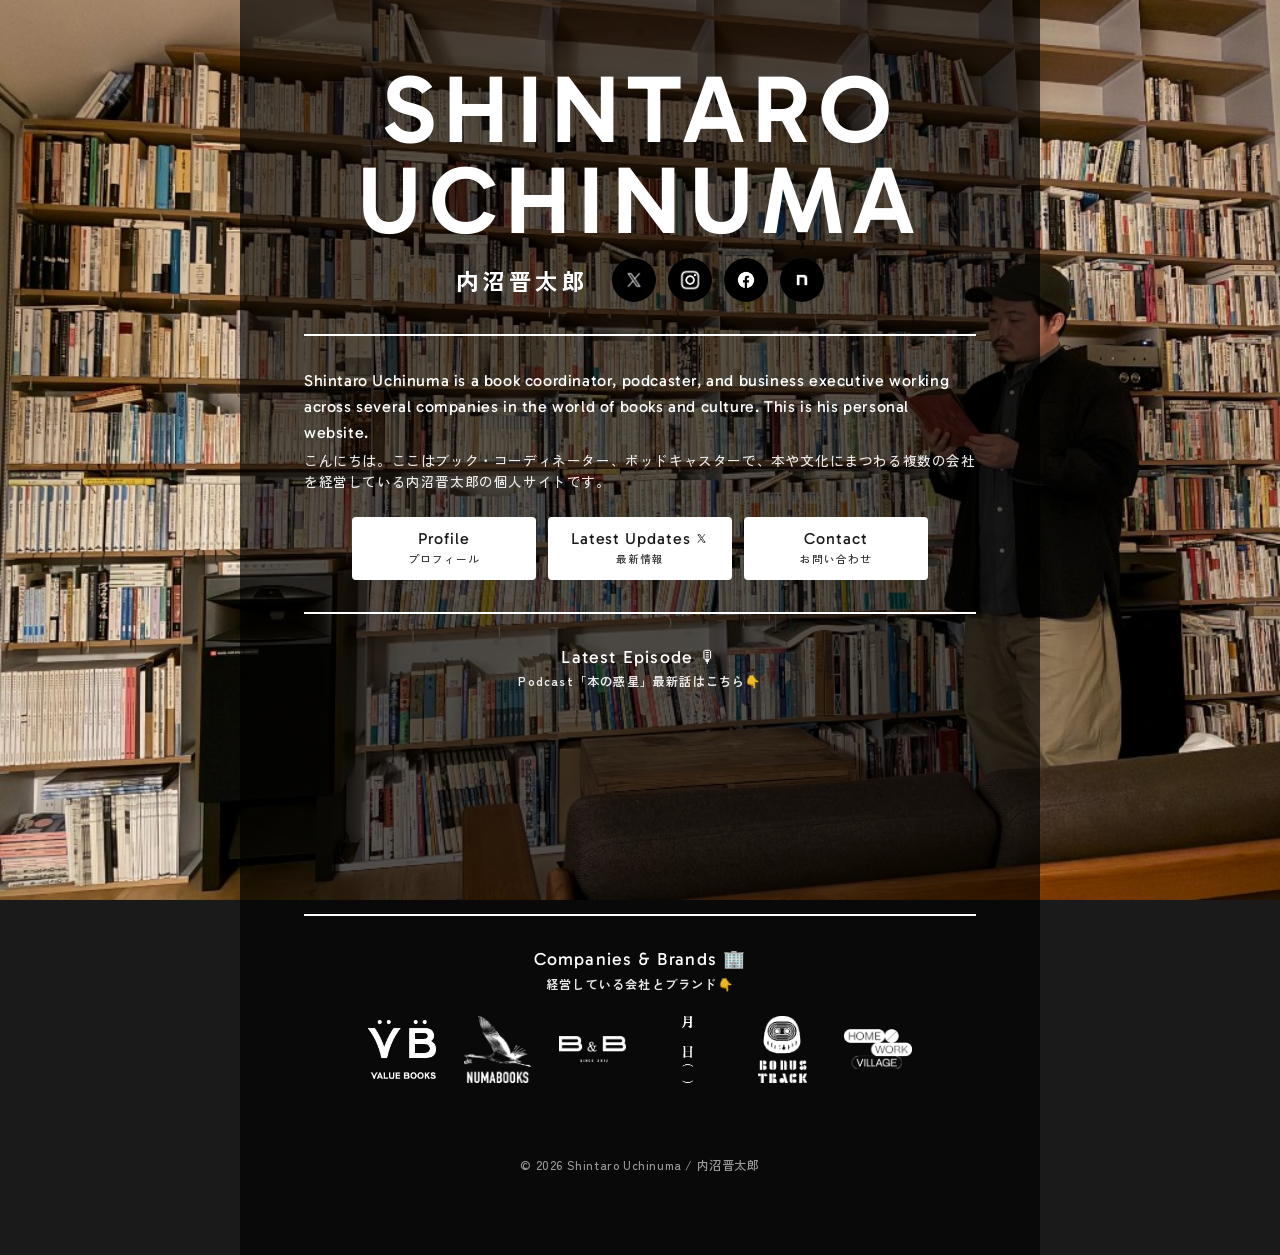
<file: index.html>
<!DOCTYPE html>
<html lang="ja">
<head>
  <meta charset="UTF-8">
  <meta name="viewport" content="width=device-width, initial-scale=1.0">
  <title>Shintaro Uchinuma ｜ 内沼晋太郎</title>
  <meta name="description" content="Shintaro Uchinuma's Personal Site - Profile, SNS, Podcast. 内沼晋太郎の個人サイト。">
  <!-- OGP -->
  <meta property="og:title" content="Shintaro Uchinuma ｜ 内沼晋太郎">
  <meta property="og:description" content="Shintaro Uchinuma's Personal Site - Profile, SNS, Podcast. 内沼晋太郎の個人サイト。">
  <meta property="og:url" content="https://uchinuma.com/">
  <meta property="og:image" content="https://uchinuma.com/img/background.png">
  <meta property="og:type" content="website">
  <meta property="og:locale" content="ja_JP">
  <link rel="canonical" href="https://uchinuma.com/">
  <link rel="icon" href="/favicon.svg" type="image/svg+xml">
  <link rel="icon" href="/favicon.png" type="image/png" sizes="32x32">
  <!-- Twitter Card -->
  <meta name="twitter:card" content="summary_large_image">
  <meta name="twitter:title" content="Shintaro Uchinuma ｜ 内沼晋太郎">
  <meta name="twitter:description" content="Shintaro Uchinuma's Personal Site - Profile, SNS, Podcast. 内沼晋太郎の個人サイト。">
  <meta name="twitter:image" content="https://uchinuma.com/img/background.png">
  <link rel="preconnect" href="https://fonts.googleapis.com">
  <link rel="preconnect" href="https://fonts.gstatic.com" crossorigin>
  <link href="https://fonts.googleapis.com/css2?family=Gabarito:wght@400;500;600;700&family=Noto+Sans+JP:wght@300;400;500;600&family=Zen+Kaku+Gothic+Antique:wght@500;700&display=swap" rel="stylesheet">
  <style>
    * { box-sizing: border-box; }
    body {
      margin: 0;
      min-height: 100vh;
      font-family: "Zen Kaku Gothic Antique", "Noto Sans JP", -apple-system, BlinkMacSystemFont, sans-serif;
      font-size: 15px;
      font-weight: 500;
      line-height: 1.7;
      color: #fff;
      background: #1a1a1a;
      -webkit-font-smoothing: antialiased;
    }
    .bg-layer {
      position: fixed;
      top: 0;
      left: 0;
      width: 100%;
      height: 100%;
      z-index: -1;
      background-image: url(img/background.png);
      background-size: cover;
      background-position: center;
      background-repeat: no-repeat;
    }
    .page {
      position: relative;
      max-width: 800px;
      margin: 0 auto;
      padding: clamp(2rem, 5vw, 4rem) clamp(1.25rem, 5vw, 4rem) 5rem;
      min-height: 100vh;
      background: rgba(0,0,0,0.65);
    }

    /* Hero - 名前と肩書き */
    .hero {
      text-align: center;
      margin-bottom: 2rem;
    }
    .hero-typo {
      font-family: "Gabarito", sans-serif;
      font-size: clamp(3rem, 12vw, 6rem);
      font-weight: 600;
      letter-spacing: 0.08em;
      line-height: 0.95;
      margin: 0 0 0.75rem;
      color: #fff;
      text-transform: uppercase;
    }
    .hero-name-row {
      display: flex;
      align-items: center;
      justify-content: center;
      gap: 1.5rem;
      flex-wrap: wrap;
      margin-top: 0.75rem;
    }
    .hero-name {
      font-family: "Zen Kaku Gothic Antique", sans-serif;
      font-size: 1.4rem;
      font-weight: 700;
      letter-spacing: 0.2em;
      margin: 0;
      color: #fff;
    }
    .icon-links-inline {
      display: flex;
      gap: 0.75rem;
    }
    .icon-links-inline .icon-link {
      width: 44px;
      height: 44px;
    }
    .icon-links-inline .icon-link-icon {
      width: 44px;
      height: 44px;
    }
    .icon-links-inline .icon-link-icon img {
      width: 24px;
      height: 24px;
    }
    /* お問い合わせ・プロフィールボタン */
    .contact-section {
      border-top: 2px solid #fff;
      padding-top: 2rem;
      margin-top: 0;
      margin-bottom: 2rem;
      text-align: center;
    }
    .intro-text {
      font-weight: 500;
      color: #fff;
      letter-spacing: 0.04em;
      margin: 0 0 1.5rem;
      line-height: 1.6;
      text-align: left;
    }
    .intro-text-en {
      font-family: "Gabarito", sans-serif;
      font-weight: 400;
      display: block;
      font-size: 1rem;
    }
    .intro-text-ja {
      display: block;
      font-size: 0.9em;
      opacity: 0.9;
      margin-top: 0.35em;
    }

    /* 本の惑星 Podcastプレイヤー */
    .podcast-embed-section {
      width: 100%;
      border-top: 2px solid #fff;
      padding-top: 2rem;
      margin-top: 0;
      margin-bottom: 2rem;
      text-align: center;
    }
    .podcast-title {
      font-family: "Zen Kaku Gothic Antique", sans-serif;
      font-weight: 700;
      color: #fff;
      letter-spacing: 0.08em;
      margin: 0 0 1rem;
    }
    .podcast-title-en {
      font-family: "Gabarito", sans-serif;
      font-weight: 400;
      display: block;
      font-size: 1.1rem;
      line-height: 1.3;
    }
    .podcast-title-ja {
      display: block;
      font-size: 0.8em;
      opacity: 0.9;
      margin-top: 0.2em;
    }
    .podcast-embed {
      font-size: clamp(3rem, 12vw, 6rem);
      width: min(100%, 11em);
      max-width: 11em;
      margin: 0 auto;
    }
    .podcast-embed iframe {
      border-radius: 12px;
      display: block;
      width: 100%;
      height: 175px;
    }

    /* 経営会社・ブランドリンク */
    .brands-section {
      border-top: 2px solid #fff;
      padding-top: 2rem;
      margin-top: 0;
      margin-bottom: 3rem;
      text-align: center;
    }
    .brands-title {
      font-family: "Zen Kaku Gothic Antique", sans-serif;
      font-weight: 700;
      color: #fff;
      letter-spacing: 0.08em;
      margin: 0 0 1.35rem;
    }
    .brands-title-en {
      font-family: "Gabarito", sans-serif;
      font-weight: 400;
      display: block;
      font-size: 1.1rem;
      line-height: 1.3;
    }
    .brands-title-ja {
      display: block;
      font-size: 0.8em;
      opacity: 0.9;
      margin-top: 0.2em;
    }
    .brands-grid {
      display: grid;
      grid-template-columns: repeat(6, 4.2rem);
      gap: 1.75rem;
      justify-content: center;
    }
    .brand-link {
      display: inline-block;
      padding: 0.6rem 1rem;
      background: rgba(255,255,255,0.08);
      color: #fff;
      text-decoration: none;
      font-size: 0.85rem;
      font-weight: 500;
      letter-spacing: 0.04em;
      border-radius: 6px;
      transition: background 0.2s, color 0.2s;
      text-align: left;
    }
    .brand-link:hover {
      background: rgba(255,255,255,0.15);
      color: #fff;
    }
    .brand-link-logo {
      padding: 0;
      background: none;
      display: flex;
      justify-content: center;
      align-items: center;
      width: 4.2rem;
      height: 4.2rem;
    }
    .brand-link-logo:hover {
      background: none;
      opacity: 0.85;
    }
    .brand-link-logo img {
      display: block;
      width: 100%;
      height: 100%;
      object-fit: contain;
      object-position: center;
    }
    @media (max-width: 600px) {
      .brands-grid {
        grid-template-columns: repeat(3, 4.2rem);
      }
    }

    .icon-link {
      display: flex;
      align-items: center;
      justify-content: center;
      color: #fff;
      text-decoration: none;
      transition: opacity 0.2s, transform 0.2s;
      width: 60px;
      height: 60px;
    }
    .icon-link:hover {
      opacity: 0.8;
      transform: translateY(-2px);
    }
    .icon-link-icon {
      width: 60px;
      height: 60px;
      display: flex;
      align-items: center;
      justify-content: center;
      background: #000;
      border-radius: 50%;
      flex-shrink: 0;
    }
    .icon-link-icon img {
      width: 33px;
      height: 33px;
      object-fit: contain;
    }

    /* お問い合わせ・プロフィールボタン */
    .contact-buttons {
      display: grid;
      grid-template-columns: repeat(3, 1fr);
      gap: 0.75rem;
      max-width: min(36rem, 100%);
      margin: 0 auto;
    }
    .contact-btn {
      display: flex;
      flex-direction: column;
      align-items: center;
      justify-content: center;
      padding: 0.75rem 0.6rem;
      font-weight: 500;
      font-family: inherit;
      color: #1a1a1a;
      background: #fff;
      border: none;
      border-radius: 4px;
      text-decoration: none;
      letter-spacing: 0.06em;
      transition: background 0.2s, transform 0.2s;
      cursor: pointer;
    }
    .contact-btn:hover {
      background: #e8e6e3;
      transform: translateY(-1px);
    }
    .btn-en {
      font-family: "Gabarito", sans-serif;
      font-weight: 400;
      font-size: clamp(0.9rem, 2.2vw, 1rem);
      line-height: 1.2;
      white-space: nowrap;
    }
    .btn-ja {
      font-size: 0.7em;
      opacity: 0.9;
      margin-top: 0.15em;
    }
    .contact-btn-x .btn-en {
      display: flex;
      align-items: center;
      gap: 0.25rem;
    }
    .contact-btn-x-logo {
      width: 0.92em;
      height: 0.92em;
      object-fit: contain;
      flex-shrink: 0;
      filter: invert(1);  /* 白背景のボタン用に暗く */
    }
    .copyright {
      margin: 2rem 0 0;
      padding-top: 1.5rem;
      font-size: 0.75rem;
      color: rgba(255,255,255,0.6);
      text-align: center;
      letter-spacing: 0.05em;
    }
    @media (max-width: 480px) {
      .page {
        padding: 1.25rem 1.25rem 4rem;
      }
      .hero-typo { letter-spacing: 0.04em; }
      .podcast-embed iframe {
        height: 175px;
      }
    }
  </style>
</head>
<body>
  <div class="bg-layer" aria-hidden="true"></div>

  <div class="page">
    <header class="hero">
      <h1 class="hero-typo">SHINTARO UCHINUMA</h1>
      <div class="hero-name-row">
        <p class="hero-name">内沼晋太郎</p>
        <nav class="icon-links icon-links-inline" aria-label="SNS Links">
          <a href="https://x.com/numabooks" target="_blank" rel="noopener" class="icon-link" title="X">
            <span class="icon-link-icon"><img src="img/x-logo.png" alt="" width="33" height="33"></span>
          </a>
          <a href="https://www.instagram.com/numabooks/" target="_blank" rel="noopener" class="icon-link" title="Instagram">
            <span class="icon-link-icon"><img src="img/instagram-logo.png" alt="" width="33" height="33"></span>
          </a>
          <a href="https://www.facebook.com/numabooks" target="_blank" rel="noopener" class="icon-link" title="Facebook">
            <span class="icon-link-icon"><img src="img/facebook-logo.png" alt="" width="33" height="33"></span>
          </a>
          <a href="https://note.com/numa" target="_blank" rel="noopener" class="icon-link" title="note">
            <span class="icon-link-icon"><img src="img/note-logo.png" alt="" width="33" height="33"></span>
          </a>
        </nav>
      </div>
    </header>

    <section class="contact-section">
      <p class="intro-text"><span class="intro-text-en">Shintaro Uchinuma is a book coordinator, podcaster, and business executive working across several companies in the world of books and culture. This is his personal website.</span><span class="intro-text-ja">こんにちは。ここはブック・コーディネーター、ポッドキャスターで、本や文化にまつわる複数の会社を経営している内沼晋太郎の個人サイトです。</span></p>
      <div class="contact-buttons">
        <a href="https://note.com/numa/n/n3b109ac57eb0" target="_blank" rel="noopener" class="contact-btn"><span class="btn-en">Profile</span><span class="btn-ja">プロフィール</span></a>
        <a href="https://x.com/numabooks" target="_blank" rel="noopener" class="contact-btn contact-btn-x"><span class="btn-en">Latest Updates<img src="img/x-logo.png" alt="X" class="contact-btn-x-logo"></span><span class="btn-ja">最新情報</span></a>
        <a href="https://docs.google.com/forms/d/e/1FAIpQLSdWhKRvZmCxKHGLrrB5PUkl4QS57U0dhzRQflrH5ShiOTBRZQ/viewform" target="_blank" rel="noopener" class="contact-btn"><span class="btn-en">Contact</span><span class="btn-ja">お問い合わせ</span></a>
      </div>
    </section>

    <section class="podcast-embed-section" aria-label="Podcast - Book Planet">
      <p class="podcast-title"><span class="podcast-title-en">Latest Episode 🎙</span><span class="podcast-title-ja">Podcast「本の惑星」最新話はこちら👇</span></p>
      <div class="podcast-embed">
        <iframe data-testid="embed-iframe" style="border-radius:12px" src="https://open.spotify.com/embed/show/00XXm8WcgsOUW5TvYFiKEw?utm_source=generator&theme=0" width="100%" height="175" frameBorder="0" allowfullscreen="" allow="autoplay; clipboard-write; encrypted-media; fullscreen; picture-in-picture" loading="lazy" title="本の惑星 - Spotify"></iframe>
      </div>
    </section>

    <section class="brands-section" aria-label="Companies & Brands">
      <p class="brands-title"><span class="brands-title-en">Companies & Brands 🏢</span><span class="brands-title-ja">経営している会社とブランド👇</span></p>
      <div class="brands-grid">
        <a href="https://www.valuebooks.jp/" target="_blank" rel="noopener" class="brand-link brand-link-logo" title="VALUE BOOKS"><img src="img/valuebooks-logo.png" alt="VALUE BOOKS"></a>
        <a href="https://numabooks.com/" target="_blank" rel="noopener" class="brand-link brand-link-logo" title="NUMABOOKS"><img src="img/numabooks-logo.png" alt="NUMABOOKS"></a>
        <a href="https://bookandbeer.com/" target="_blank" rel="noopener" class="brand-link brand-link-logo" title="本屋B&B"><img src="img/bb-logo.png" alt="本屋B&B"></a>
        <a href="http://tsukihi.jp/" target="_blank" rel="noopener" class="brand-link brand-link-logo" title="日記屋月日"><img src="img/tsukihi-logo.png" alt="日記屋月日"></a>
        <a href="https://bonus-track.net/" target="_blank" rel="noopener" class="brand-link brand-link-logo" title="BONUS TRACK"><img src="img/bonustrack-logo.png" alt="BONUS TRACK"></a>
        <a href="https://homeworkvillage.com/" target="_blank" rel="noopener" class="brand-link brand-link-logo" title="HOME/WORK VILLAGE"><img src="img/homeworkvillage-logo.png" alt="HOME/WORK VILLAGE"></a>
      </div>
    </section>
    <p class="copyright">© 2026 Shintaro Uchinuma / 内沼晋太郎</p>
  </div>
</body>
</html>
</file>
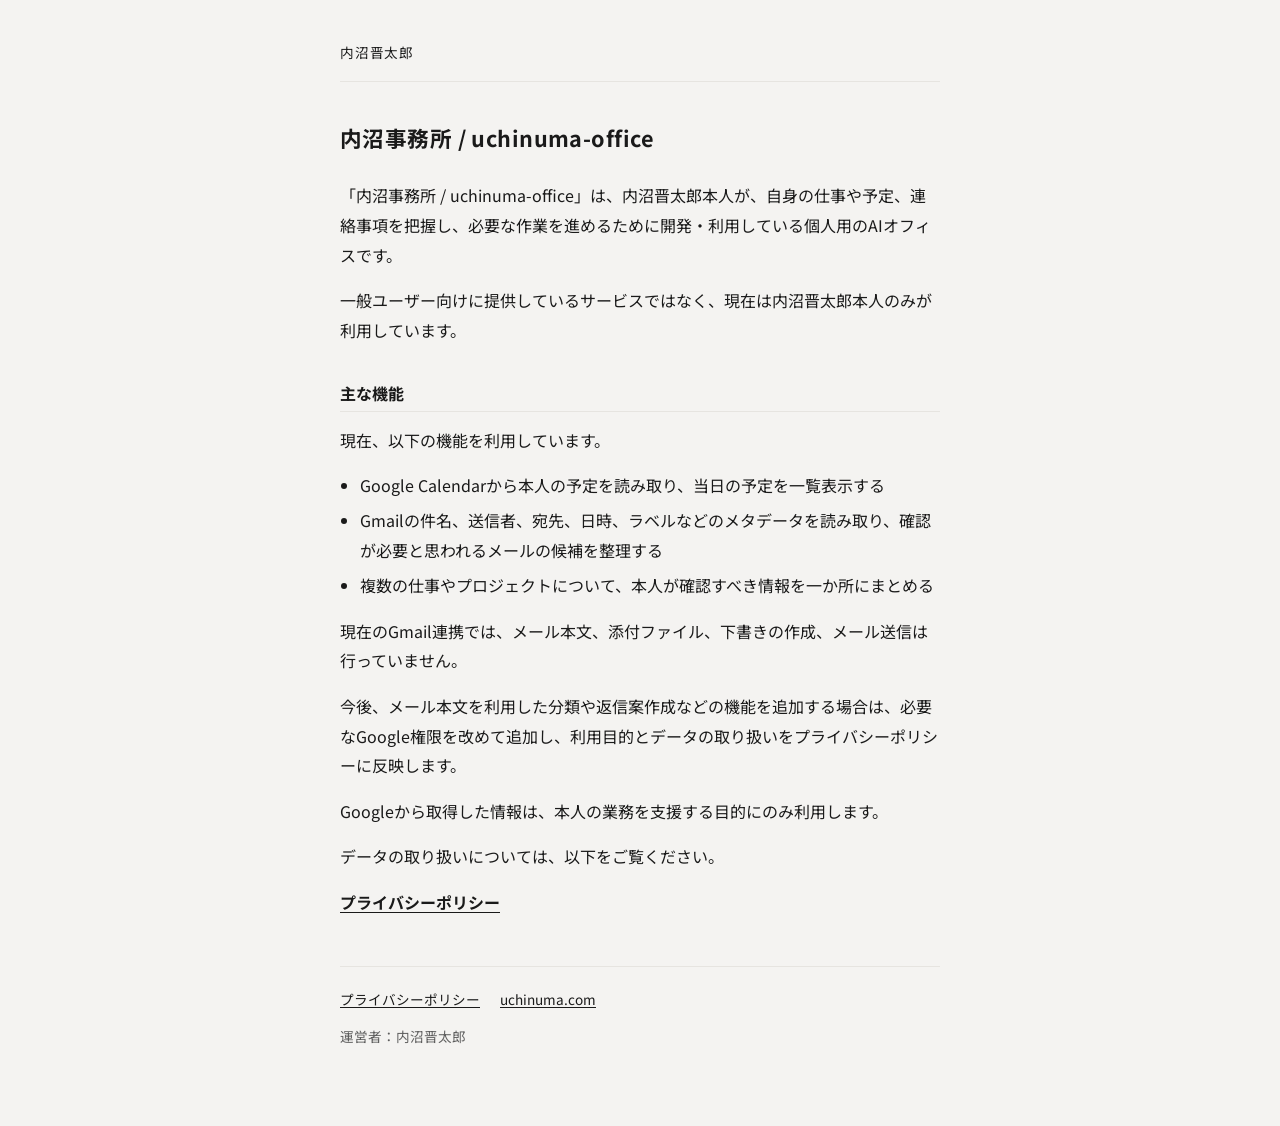
<file: office/index.html>
<!DOCTYPE html>
<html lang="ja">
<head>
  <meta charset="UTF-8">
  <meta name="viewport" content="width=device-width, initial-scale=1.0">
  <title>内沼事務所 / uchinuma-office</title>
  <meta name="description" content="内沼事務所 / uchinuma-office は、内沼晋太郎本人が自身の仕事や予定、連絡事項を把握するために開発・利用している個人用のAIオフィスです。">
  <link rel="canonical" href="https://uchinuma.com/office/">
  <link rel="stylesheet" href="style.css">
</head>
<body>
  <div class="page">
    <header class="site-header">
      <p class="site-name"><a href="../">内沼晋太郎</a></p>
    </header>

    <main>
      <h1>内沼事務所 / uchinuma-office</h1>

      <p>「内沼事務所 / uchinuma-office」は、内沼晋太郎本人が、自身の仕事や予定、連絡事項を把握し、必要な作業を進めるために開発・利用している個人用のAIオフィスです。</p>

      <p>一般ユーザー向けに提供しているサービスではなく、現在は内沼晋太郎本人のみが利用しています。</p>

      <h2>主な機能</h2>

      <p>現在、以下の機能を利用しています。</p>

      <ul>
        <li>Google Calendarから本人の予定を読み取り、当日の予定を一覧表示する</li>
        <li>Gmailの件名、送信者、宛先、日時、ラベルなどのメタデータを読み取り、確認が必要と思われるメールの候補を整理する</li>
        <li>複数の仕事やプロジェクトについて、本人が確認すべき情報を一か所にまとめる</li>
      </ul>

      <p>現在のGmail連携では、メール本文、添付ファイル、下書きの作成、メール送信は行っていません。</p>

      <p>今後、メール本文を利用した分類や返信案作成などの機能を追加する場合は、必要なGoogle権限を改めて追加し、利用目的とデータの取り扱いをプライバシーポリシーに反映します。</p>

      <p>Googleから取得した情報は、本人の業務を支援する目的にのみ利用します。</p>

      <p>データの取り扱いについては、以下をご覧ください。</p>

      <p class="policy-link"><a href="privacy/">プライバシーポリシー</a></p>
    </main>

    <footer class="site-footer">
      <nav aria-label="関連ページ">
        <a href="privacy/">プライバシーポリシー</a>
        <a href="../">uchinuma.com</a>
      </nav>
      <p>運営者：内沼晋太郎</p>
    </footer>
  </div>
</body>
</html>
</file>
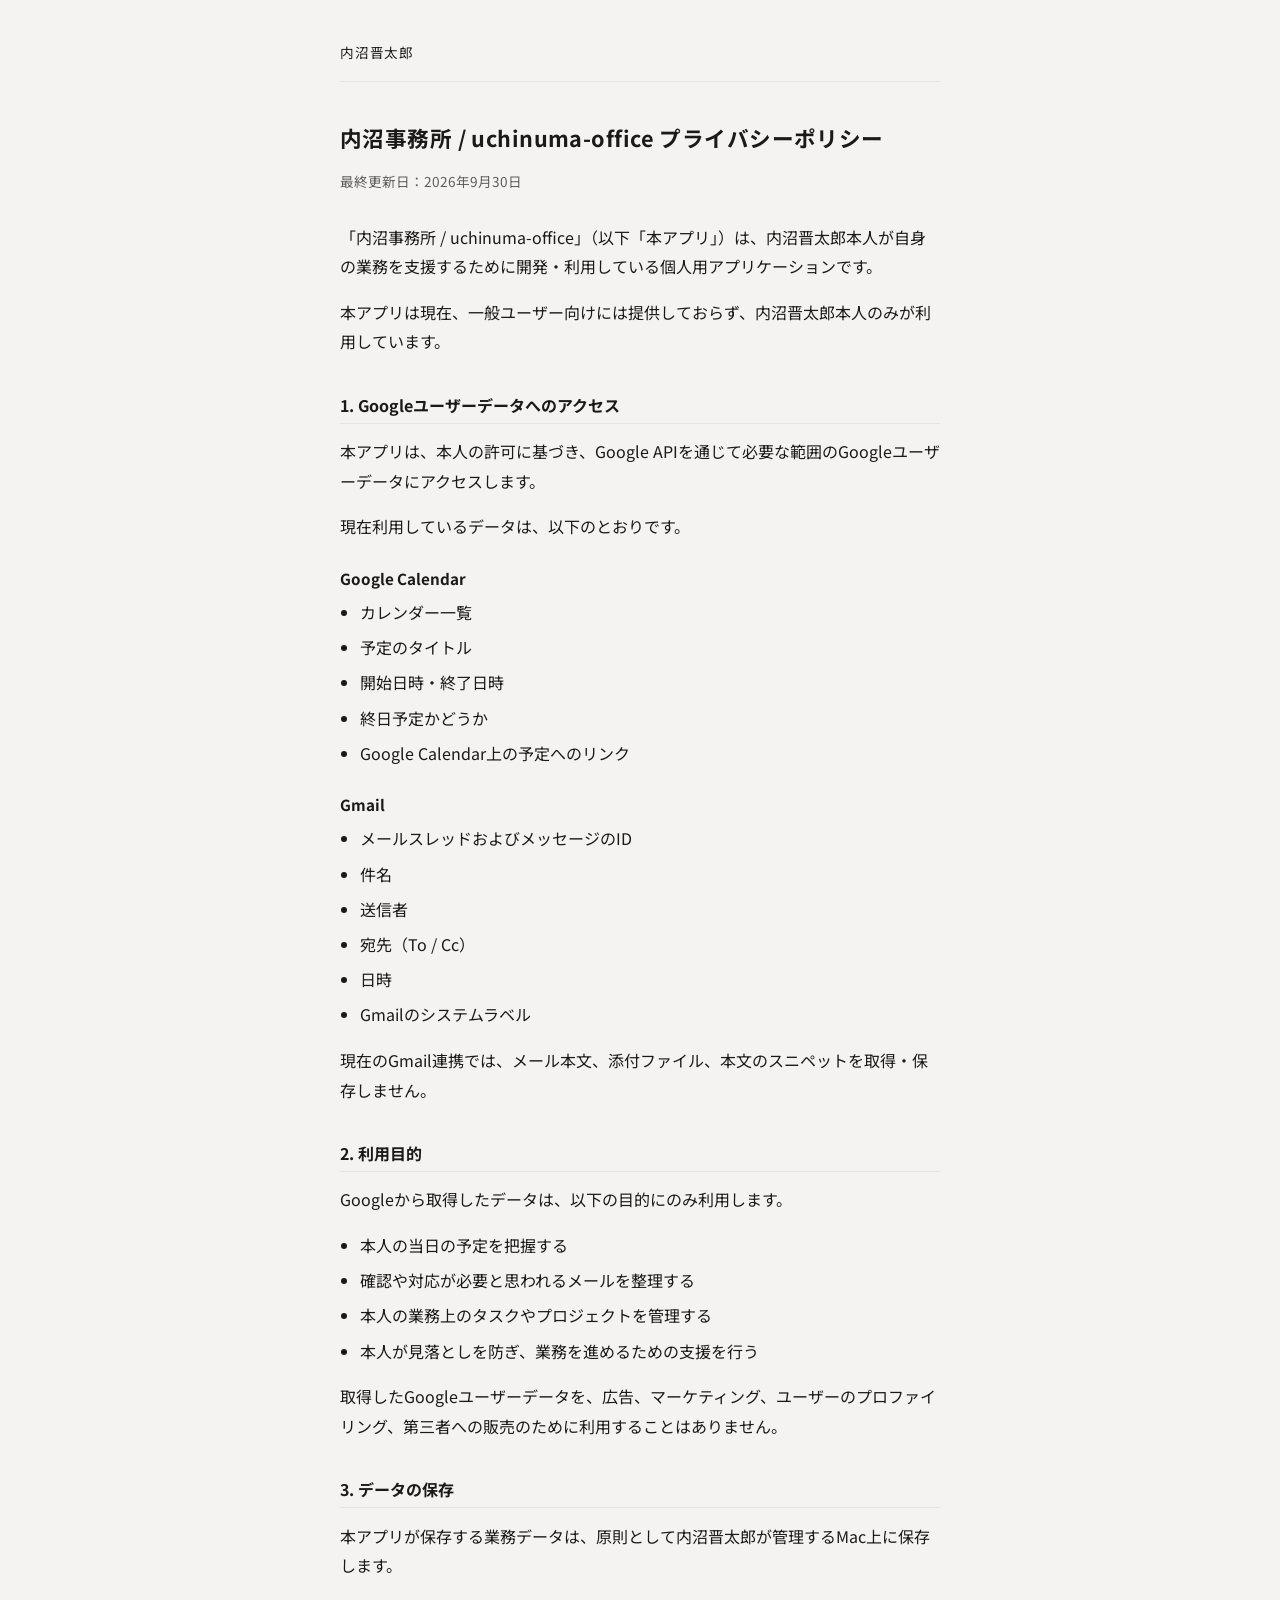
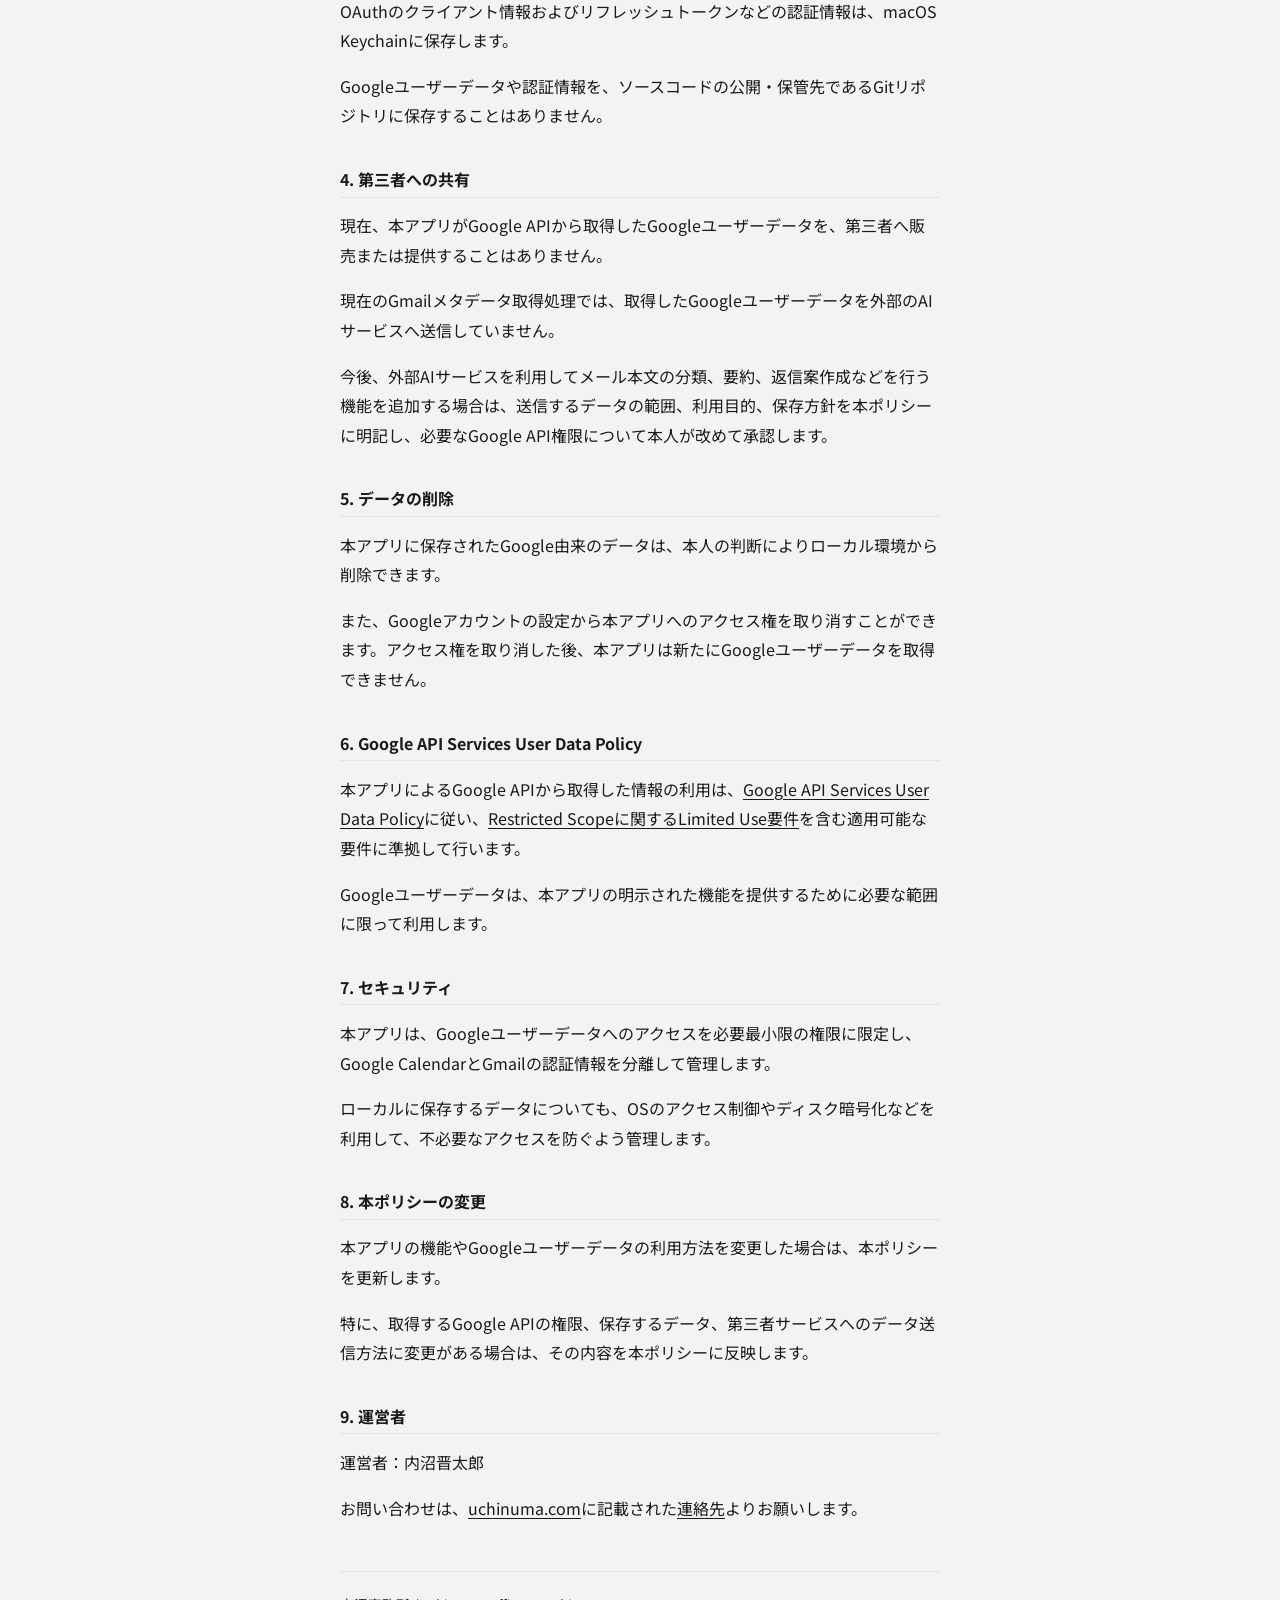
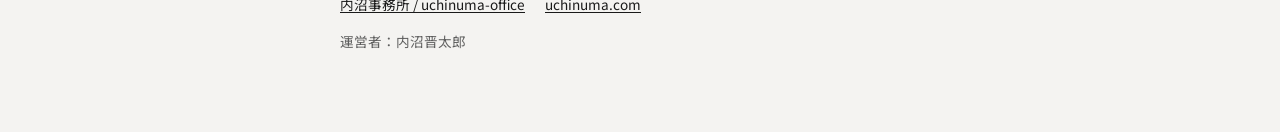
<file: office/privacy/index.html>
<!DOCTYPE html>
<html lang="ja">
<head>
  <meta charset="UTF-8">
  <meta name="viewport" content="width=device-width, initial-scale=1.0">
  <title>内沼事務所 / uchinuma-office プライバシーポリシー</title>
  <meta name="description" content="内沼事務所 / uchinuma-office における Google ユーザーデータのアクセス、利用、保存、共有についてのプライバシーポリシーです。">
  <link rel="canonical" href="https://uchinuma.com/office/privacy/">
  <link rel="stylesheet" href="../style.css">
</head>
<body>
  <div class="page">
    <header class="site-header">
      <p class="site-name"><a href="../../">内沼晋太郎</a></p>
    </header>

    <main>
      <h1>内沼事務所 / uchinuma-office プライバシーポリシー</h1>
      <p class="updated">最終更新日：<time datetime="2026-09-30">2026年9月30日</time></p>

      <p>「内沼事務所 / uchinuma-office」（以下「本アプリ」）は、内沼晋太郎本人が自身の業務を支援するために開発・利用している個人用アプリケーションです。</p>

      <p>本アプリは現在、一般ユーザー向けには提供しておらず、内沼晋太郎本人のみが利用しています。</p>

      <h2>1. Googleユーザーデータへのアクセス</h2>

      <p>本アプリは、本人の許可に基づき、Google APIを通じて必要な範囲のGoogleユーザーデータにアクセスします。</p>

      <p>現在利用しているデータは、以下のとおりです。</p>

      <h3>Google Calendar</h3>
      <ul>
        <li>カレンダー一覧</li>
        <li>予定のタイトル</li>
        <li>開始日時・終了日時</li>
        <li>終日予定かどうか</li>
        <li>Google Calendar上の予定へのリンク</li>
      </ul>

      <h3>Gmail</h3>
      <ul>
        <li>メールスレッドおよびメッセージのID</li>
        <li>件名</li>
        <li>送信者</li>
        <li>宛先（To / Cc）</li>
        <li>日時</li>
        <li>Gmailのシステムラベル</li>
      </ul>

      <p>現在のGmail連携では、メール本文、添付ファイル、本文のスニペットを取得・保存しません。</p>

      <h2>2. 利用目的</h2>

      <p>Googleから取得したデータは、以下の目的にのみ利用します。</p>

      <ul>
        <li>本人の当日の予定を把握する</li>
        <li>確認や対応が必要と思われるメールを整理する</li>
        <li>本人の業務上のタスクやプロジェクトを管理する</li>
        <li>本人が見落としを防ぎ、業務を進めるための支援を行う</li>
      </ul>

      <p>取得したGoogleユーザーデータを、広告、マーケティング、ユーザーのプロファイリング、第三者への販売のために利用することはありません。</p>

      <h2>3. データの保存</h2>

      <p>本アプリが保存する業務データは、原則として内沼晋太郎が管理するMac上に保存します。</p>

      <p>OAuthのクライアント情報およびリフレッシュトークンなどの認証情報は、macOS Keychainに保存します。</p>

      <p>Googleユーザーデータや認証情報を、ソースコードの公開・保管先であるGitリポジトリに保存することはありません。</p>

      <h2>4. 第三者への共有</h2>

      <p>現在、本アプリがGoogle APIから取得したGoogleユーザーデータを、第三者へ販売または提供することはありません。</p>

      <p>現在のGmailメタデータ取得処理では、取得したGoogleユーザーデータを外部のAIサービスへ送信していません。</p>

      <p>今後、外部AIサービスを利用してメール本文の分類、要約、返信案作成などを行う機能を追加する場合は、送信するデータの範囲、利用目的、保存方針を本ポリシーに明記し、必要なGoogle API権限について本人が改めて承認します。</p>

      <h2>5. データの削除</h2>

      <p>本アプリに保存されたGoogle由来のデータは、本人の判断によりローカル環境から削除できます。</p>

      <p>また、Googleアカウントの設定から本アプリへのアクセス権を取り消すことができます。アクセス権を取り消した後、本アプリは新たにGoogleユーザーデータを取得できません。</p>

      <h2>6. Google API Services User Data Policy</h2>

      <p>本アプリによるGoogle APIから取得した情報の利用は、<a href="https://developers.google.com/terms/api-services-user-data-policy">Google API Services User Data Policy</a>に従い、<a href="https://developers.google.com/terms/api-services-user-data-policy#additional_requirements_for_specific_api_scopes">Restricted Scopeに関するLimited Use要件</a>を含む適用可能な要件に準拠して行います。</p>

      <p>Googleユーザーデータは、本アプリの明示された機能を提供するために必要な範囲に限って利用します。</p>

      <h2>7. セキュリティ</h2>

      <p>本アプリは、Googleユーザーデータへのアクセスを必要最小限の権限に限定し、Google CalendarとGmailの認証情報を分離して管理します。</p>

      <p>ローカルに保存するデータについても、OSのアクセス制御やディスク暗号化などを利用して、不必要なアクセスを防ぐよう管理します。</p>

      <h2>8. 本ポリシーの変更</h2>

      <p>本アプリの機能やGoogleユーザーデータの利用方法を変更した場合は、本ポリシーを更新します。</p>

      <p>特に、取得するGoogle APIの権限、保存するデータ、第三者サービスへのデータ送信方法に変更がある場合は、その内容を本ポリシーに反映します。</p>

      <h2>9. 運営者</h2>

      <p>運営者：内沼晋太郎</p>

      <p>お問い合わせは、<a href="../../">uchinuma.com</a>に記載された<a href="https://docs.google.com/forms/d/e/1FAIpQLSdWhKRvZmCxKHGLrrB5PUkl4QS57U0dhzRQflrH5ShiOTBRZQ/viewform">連絡先</a>よりお願いします。</p>
    </main>

    <footer class="site-footer">
      <nav aria-label="関連ページ">
        <a href="../">内沼事務所 / uchinuma-office</a>
        <a href="../../">uchinuma.com</a>
      </nav>
      <p>運営者：内沼晋太郎</p>
    </footer>
  </div>
</body>
</html>
</file>
<file: office/style.css>
@import url("https://fonts.googleapis.com/css2?family=Noto+Sans+JP:wght@400;500;700&display=swap");

:root {
  --text: #1a1a1a;
  --muted: #5e5e5e;
  --line: #e6e4e0;
  --bg: #f4f3f1;
  --paper: #fff;
  --link: #1a1a1a;
}

*,
*::before,
*::after {
  box-sizing: border-box;
}

html {
  font-size: 16px;
}

body {
  margin: 0;
  font-family: "Noto Sans JP", -apple-system, BlinkMacSystemFont, sans-serif;
  font-weight: 400;
  line-height: 1.85;
  color: var(--text);
  background: var(--bg);
  -webkit-font-smoothing: antialiased;
}

a {
  color: var(--link);
  text-underline-offset: 0.18em;
}

a:hover {
  color: #444;
}

.page {
  max-width: 40rem;
  margin: 0 auto;
  padding: 2.5rem 1.25rem 4.5rem;
}

.site-header {
  margin-bottom: 2.5rem;
  padding-bottom: 1rem;
  border-bottom: 1px solid var(--line);
}

.site-name {
  margin: 0;
  font-size: 0.85rem;
  letter-spacing: 0.06em;
}

.site-name a {
  text-decoration: none;
}

.site-name a:hover {
  text-decoration: underline;
}

h1 {
  margin: 0 0 1.75rem;
  font-size: 1.35rem;
  font-weight: 700;
  line-height: 1.45;
  letter-spacing: 0.02em;
}

.updated {
  margin: -0.75rem 0 1.75rem;
  font-size: 0.85rem;
  color: var(--muted);
}

h2 {
  margin: 2.25rem 0 0.85rem;
  padding-bottom: 0.35rem;
  font-size: 1rem;
  font-weight: 700;
  line-height: 1.5;
  border-bottom: 1px solid var(--line);
}

h3 {
  margin: 1.35rem 0 0.4rem;
  font-size: 0.95rem;
  font-weight: 700;
}

p {
  margin: 0 0 1rem;
}

ul {
  margin: 0 0 1rem;
  padding-left: 1.25rem;
}

li + li {
  margin-top: 0.35rem;
}

.policy-link {
  font-weight: 700;
}

.site-footer {
  margin-top: 3rem;
  padding-top: 1.25rem;
  border-top: 1px solid var(--line);
  font-size: 0.85rem;
  color: var(--muted);
}

.site-footer p {
  margin: 0 0 0.35rem;
}

.site-footer nav {
  display: flex;
  flex-wrap: wrap;
  gap: 0.35rem 1.25rem;
  margin-bottom: 0.75rem;
}

@media (max-width: 600px) {
  .page {
    padding: 1.75rem 1.1rem 3.5rem;
  }

  h1 {
    font-size: 1.2rem;
  }
}
</file>
